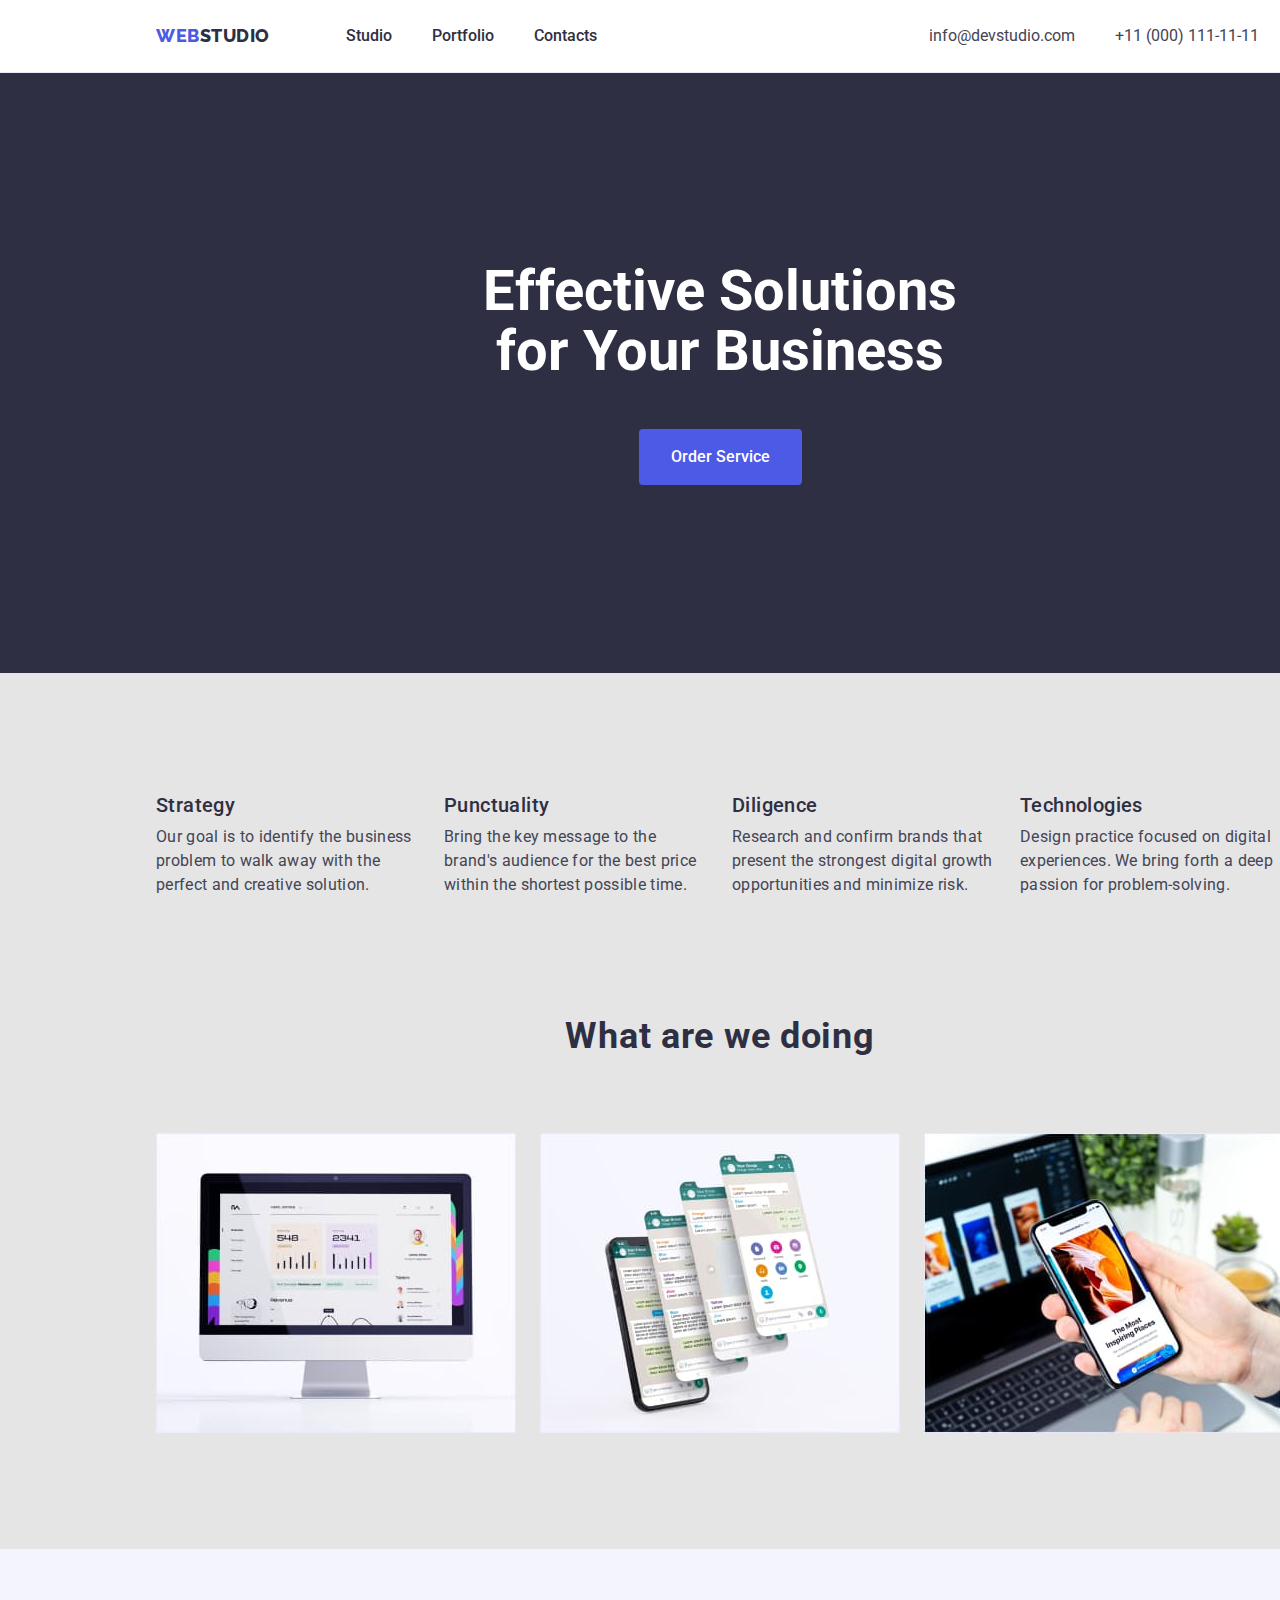
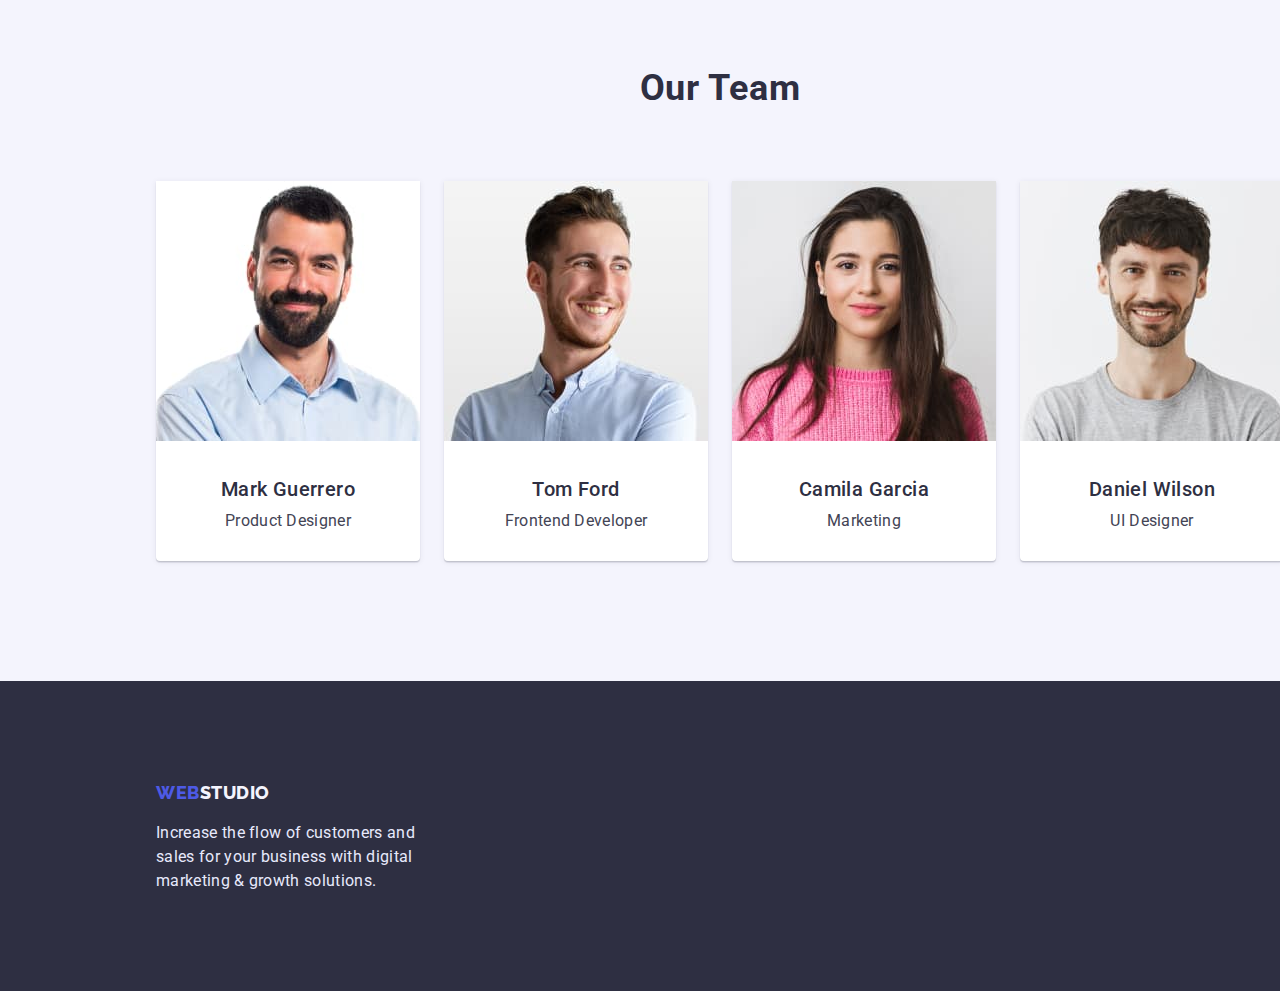
<file: index.html>
<!DOCTYPE html>
<html lang="en">
  <head>
    <meta charset="UTF-8" />
    <meta http-equiv="X-UA-Compatible" content="IE=edge" />
    <meta name="viewport" content="width=device-width, initial-scale=1.0" />
    <link rel="preconnect" href="https://fonts.googleapis.com" />
    <link rel="preconnect" href="https://fonts.gstatic.com" crossorigin />
    <link
      href="https://fonts.googleapis.com/css2?family=Raleway:wght@800&family=Roboto:wght@400;500;700;900&display=swap"
      rel="stylesheet"
    />
    <link rel="stylesheet" href="./css/styles.css" />
    <title>Webstudio</title>
  </head>
  <body>
    <header class="header">
      <div class="header-box">
        <a href="./index.html" class="logo link"
          >Web<span class="logo-dark">studio</span></a
        >
        <nav class="navigation">
          <ul class="list navigation-list list">
            <li class="navigation-item">
              <a href="./index.html" class="navigation-link link">Studio</a>
            </li>
            <li class="navigation-item">
              <a href="./portfolio.html" class="navigation-link link"
                >Portfolio</a
              >
            </li>
            <li class="navigation-item">
              <a href="#" class="navigation-link link">Contacts</a>
            </li>
          </ul>
        </nav>
        <ul class="list header-contact list">
          <li class="header-contact-item">
            <a href="mailto:info@devstudio.com" class="header-contact-link link"
              >info@devstudio.com</a
            >
          </li>
          <li class="header-contact-item">
            <a href="tel:+110001111111" class="header-contact-link link"
              >+11 (000) 111-11-11</a
            >
          </li>
        </ul>
      </div>
    </header>

    <main>
      <section class="order">
        <div class="order-box">
          <h1 class="heading-primary">
            Effective Solutions<br />for Your Business
          </h1>
          <button type="button" class="btn btn-dark">Order Service</button>
        </div>
      </section>

      <section class="features">
        <h2 hidden>features</h2>
        <ul class="list row features-box">
          <li class="col-1-of-4">
            <h3 class="heading-tertiary">Strategy</h3>
            <p class="paragraph paragraph-features">
              Our goal is to identify the business problem to walk away with the
              perfect and creative solution.
            </p>
          </li>
          <li class="col-1-of-4">
            <h3 class="heading-tertiary">Punctuality</h3>
            <p class="paragraph paragraph-features">
              Bring the key message to the brand's audience for the best price
              within the shortest possible time.
            </p>
          </li>
          <li class="col-1-of-4">
            <h3 class="heading-tertiary">Diligence</h3>
            <p class="paragraph paragraph-features">
              Research and confirm brands that present the strongest digital
              growth opportunities and minimize risk.
            </p>
          </li>
          <li class="col-1-of-4">
            <h3 class="heading-tertiary">Technologies</h3>
            <p class="paragraph paragraph-features">
              Design practice focused on digital experiences. We bring forth a
              deep passion for problem-solving.
            </p>
          </li>
        </ul>
      </section>
      <section class="about">
        <h2 class="heading-secondary">What are we doing</h2>
        <ul class="list row about-box">
          <li class="about-item col-1-of-3">
            <img
              src="./images/web.jpg"
              alt="web"
              width="360"
              height="300"
              class="about-img"
            />
          </li>
          <li class="about-item col-1-of-3">
            <img
              src="./images/app.jpg"
              alt="app"
              width="360"
              height="300"
              class="about-img"
            />
          </li>
          <li class="about-item col-1-of-3">
            <img
              src="./images/mobile.jpg"
              alt="mobile"
              width="360"
              height="300"
              class="about-img"
            />
          </li>
        </ul>
      </section>
      <section class="team">
        <h2 class="heading-secondary padding-top">Our Team</h2>
        <ul class="list row team-box">
          <li class="team-item col-1-of-4">
            <img
              src="./images/mark.jpg"
              alt="Mark"
              width="264"
              height="260"
              class="team-img"
            />
            <h3 class="heading-tertiary heading-tertiary-team">
              Mark Guerrero
            </h3>
            <p class="paragraph paragraph-team">Product Designer</p>
          </li>
          <li class="team-item col-1-of-4">
            <img
              src="./images/tom.jpg"
              alt="Tom"
              width="264"
              height="260"
              class="team-img"
            />
            <h3 class="heading-tertiary heading-tertiary-team">Tom Ford</h3>
            <p class="paragraph paragraph-team">Frontend Developer</p>
          </li>
          <li class="team-item col-1-of-4">
            <img
              src="./images/camila.jpg"
              alt="Camila"
              width="264"
              height="260"
              class="team-img"
            />
            <h3 class="heading-tertiary heading-tertiary-team">
              Camila Garcia
            </h3>
            <p class="paragraph paragraph-team">Marketing</p>
          </li>
          <li class="team-item col-1-of-4">
            <img
              src="./images/daniel.jpg"
              alt="Daniel"
              width="264"
              height="260"
              class="team-img"
            />
            <h3 class="heading-tertiary heading-tertiary-team">
              Daniel Wilson
            </h3>
            <p class="paragraph paragraph-team">UI Designer</p>
          </li>
        </ul>
      </section>
    </main>

    <footer class="footer">
      <div class="footer-box">
        <a href="./index.html" class="logo link"
          >Web<span class="logo-light">studio</span></a
        >
        <p class="paragraph paragraph-footer">
          Increase the flow of customers and sales for your business with
          digital marketing & growth solutions.
        </p>
      </div>
    </footer>
  </body>
</html>
</file>
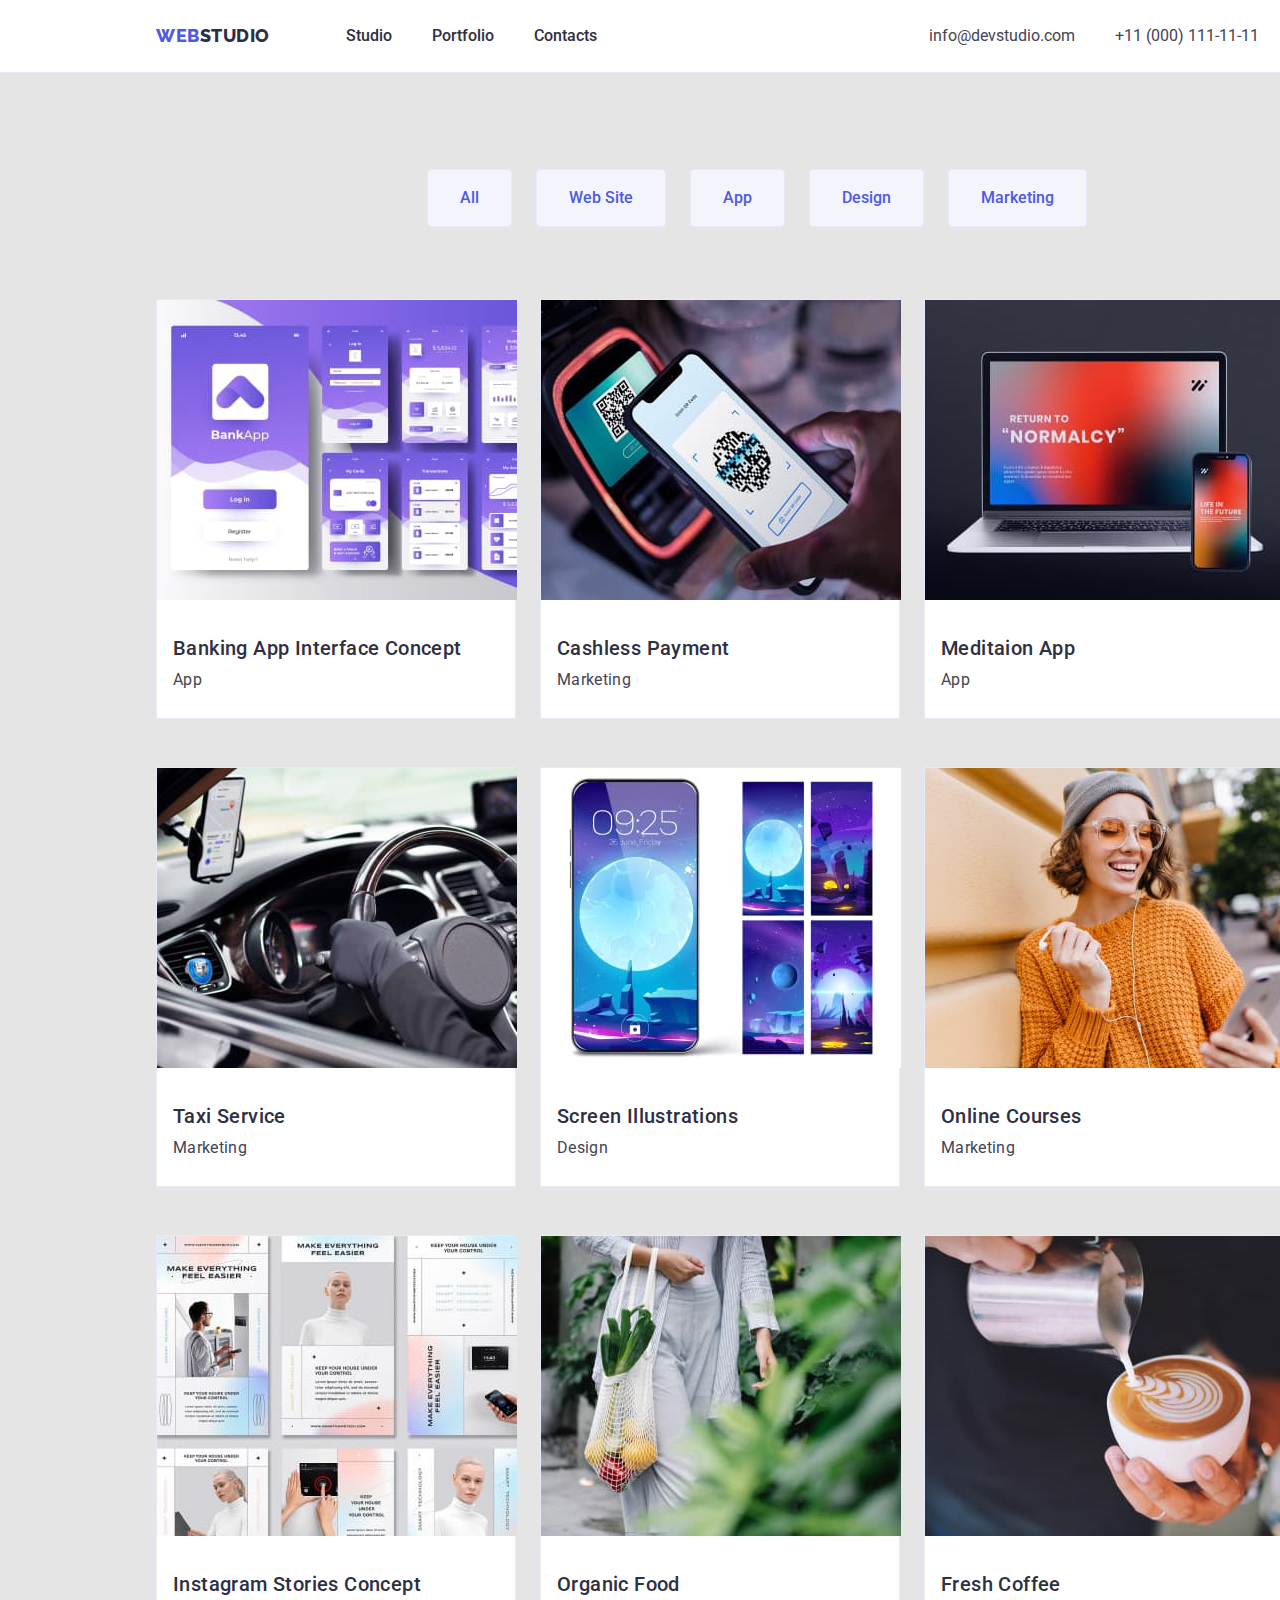
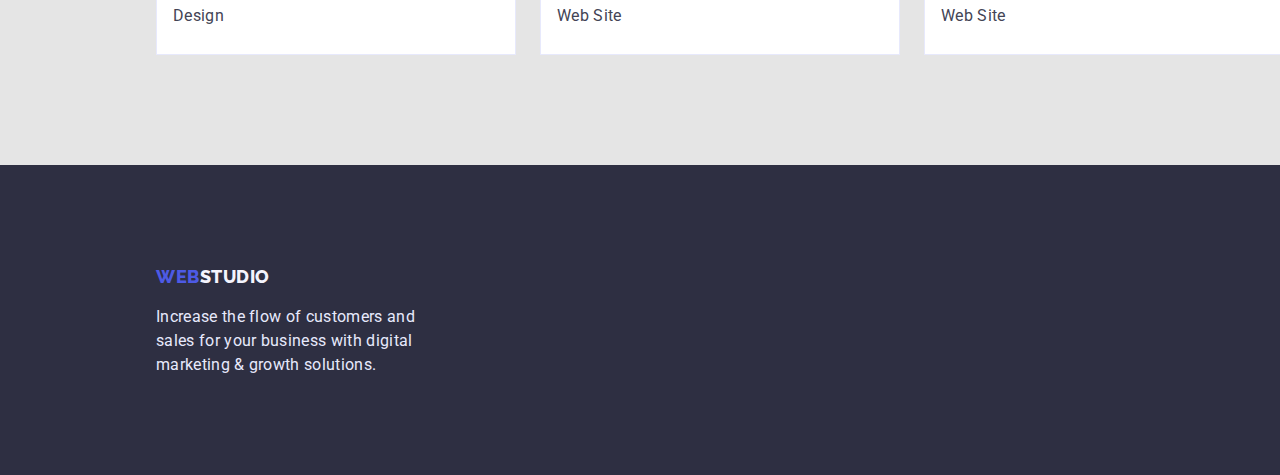
<file: portfolio.html>
<!DOCTYPE html>
<html lang="en">
  <head>
    <meta charset="UTF-8" />
    <meta http-equiv="X-UA-Compatible" content="IE=edge" />
    <meta name="viewport" content="width=device-width, initial-scale=1.0" />
    <link rel="preconnect" href="https://fonts.googleapis.com" />
    <link rel="preconnect" href="https://fonts.gstatic.com" crossorigin />
    <link
      href="https://fonts.googleapis.com/css2?family=Raleway:wght@800&family=Roboto:wght@400;500;700;900&display=swap"
      rel="stylesheet"
    />
    <link rel="stylesheet" href="./css/styles.css" />
    <title>Webstudio portfolio</title>
  </head>
  <body>
    <header class="header">
      <div class="header-box">
        <a href="./index.html" class="logo link"
          >Web<span class="logo-dark">studio</span></a
        >
        <nav class="navigation">
          <ul class="navigation-list list">
            <li class="navigation-item">
              <a href="./index.html" class="navigation-link link">Studio</a>
            </li>
            <li class="navigation-item">
              <a href="./portfolio.html" class="navigation-link link"
                >Portfolio</a
              >
            </li>
            <li class="navigation-item">
              <a href="#" class="navigation-link link">Contacts</a>
            </li>
          </ul>
        </nav>
        <ul class="header-contact list">
          <li class="header-contact-item">
            <a href="mailto:info@devstudio.com" class="header-contact-link link"
              >info@devstudio.com</a
            >
          </li>
          <li class="header-contact-item">
            <a href="tel:+110001111111" class="header-contact-link link"
              >+11 (000) 111-11-11</a
            >
          </li>
        </ul>
      </div>
    </header>

    <main>
      <section class="portfolio">
        <h1 hidden>portfolio</h1>
        <ul class="list portfolio-btn-list">
          <li class="portfolio-btn">
            <button type="button" class="btn btn-light">All</button>
          </li>
          <li class="portfolio-btn">
            <button type="button" class="btn btn-light">Web Site</button>
          </li>
          <li class="portfolio-btn">
            <button type="button" class="btn btn-light">App</button>
          </li>
          <li class="portfolio-btn">
            <button type="button" class="btn btn-light">Design</button>
          </li>
          <li class="portfolio-btn">
            <button type="button" class="btn btn-light">Marketing</button>
          </li>
        </ul>

        <ul class="list row portfolio-list">
          <li class="portfolio-item col-1-of-3">
            <a href="#" class="link">
              <img
                src="./images/banking.jpg"
                alt="banking"
                width="360"
                height="300"
                class="portfolio-img"
              />
              <h2 class="heading-tertiary portfolio-heading-tertiary">
                Banking App Interface Concept
              </h2>
              <p class="paragraph portfolio-paragraph">App</p>
            </a>
          </li>
          <li class="portfolio-item col-1-of-3">
            <a href="#" class="link">
              <img
                src="./images/cashless.jpg"
                alt="cashless"
                width="360"
                height="300"
                class="portfolio-img"
              />
              <h2 class="heading-tertiary portfolio-heading-tertiary">
                Cashless Payment
              </h2>
              <p class="paragraph portfolio-paragraph">Marketing</p>
            </a>
          </li>
          <li class="portfolio-item col-1-of-3">
            <a href="#" class="link">
              <img
                src="./images/meditation.jpg"
                alt="meditation"
                width="360"
                height="300"
                class="portfolio-img"
              />
              <h2 class="heading-tertiary portfolio-heading-tertiary">
                Meditaion App
              </h2>
              <p class="paragraph portfolio-paragraph">App</p>
            </a>
          </li>
        </ul>

        <ul class="list row portfolio-list">
          <li class="portfolio-item col-1-of-3">
            <a href="#" class="link">
              <img
                src="./images/taxi.jpg"
                alt="taxi"
                width="360"
                height="300"
                class="portfolio-img"
              />
              <h2 class="heading-tertiary portfolio-heading-tertiary">
                Taxi Service
              </h2>
              <p class="paragraph portfolio-paragraph">Marketing</p>
            </a>
          </li>
          <li class="portfolio-item col-1-of-3">
            <a href="#" class="link">
              <img
                src="./images/ilustrations.jpg"
                alt="ilustrations"
                width="360"
                height="300"
                class="portfolio-img"
              />
              <h2 class="heading-tertiary portfolio-heading-tertiary">
                Screen Illustrations
              </h2>
              <p class="paragraph portfolio-paragraph">Design</p>
            </a>
          </li>
          <li class="portfolio-item col-1-of-3">
            <a href="#" class="link">
              <img
                src="./images/course.jpg"
                alt="course"
                width="360"
                height="300"
                class="portfolio-img"
              />
              <h2 class="heading-tertiary portfolio-heading-tertiary">
                Online Courses
              </h2>
              <p class="paragraph portfolio-paragraph">Marketing</p>
            </a>
          </li>
        </ul>

        <ul class="list row portfolio-list">
          <li class="portfolio-item col-1-of-3">
            <a href="#" class="link">
              <img
                src="./images/stories.jpg"
                alt="stories"
                width="360"
                height="300"
                class="portfolio-img"
              />
              <h2 class="heading-tertiary portfolio-heading-tertiary">
                Instagram Stories Concept
              </h2>
              <p class="paragraph portfolio-paragraph">Design</p>
            </a>
          </li>
          <li class="portfolio-item col-1-of-3">
            <a href="#" class="link">
              <img
                src="./images/food.jpg"
                alt="food"
                width="360"
                height="300"
                class="portfolio-img"
              />
              <h2 class="heading-tertiary portfolio-heading-tertiary">
                Organic Food
              </h2>
              <p class="paragraph portfolio-paragraph">Web Site</p>
            </a>
          </li>
          <li class="portfolio-item col-1-of-3">
            <a href="#" class="link">
              <img
                src="./images/coffee.jpg"
                alt="coffee"
                width="360"
                height="300"
                class="portfolio-img"
              />
              <h2 class="heading-tertiary portfolio-heading-tertiary">
                Fresh Coffee
              </h2>
              <p class="paragraph portfolio-paragraph">Web Site</p>
            </a>
          </li>
        </ul>
      </section>
    </main>

    <footer class="footer">
      <div class="footer-box">
        <a href="./index.html" class="logo link"
          >Web<span class="logo-light">studio</span></a
        >
        <p class="paragraph paragraph-footer">
          Increase the flow of customers and sales for your business with
          digital marketing & growth solutions.
        </p>
      </div>
    </footer>
  </body>
</html>
</file>
<file: css/styles.css>
/*variables*/

:root{
    --primary-brand-color:#4D5AE5;
    --dark-color: #2E2F42;
    --success-color:#31D0AA;
    --text-color: #434455;
    --subtle-text-color: #8E8F99;
    --accent-color: #E7E9FC;
    --light-color: #F4F4FD;
    --background-light-color: #E5E5E5;
    --white-color: #fff;
    --black-color: #000;

}


/*general*/

*,
*::after,
*::before {
    margin: 0;
    padding: 0;
    box-sizing: inherit;
}

body {
    font-family: 'Roboto', sans-serif;
    color: var(--text-color);
}


.logo{
    text-transform: uppercase;
    font-family: 'Raleway', sans-serif;
    font-weight: 800;
    font-size: 18px;
    line-height: 1.33;
    color: var(--primary-brand-color);
    letter-spacing: 0.03em;
}

.logo-light{
    color: var(--light-color);
}

.logo-dark {
    color: var(--dark-color);
}

.heading-primary {
    font-weight: 700;
    font-size: 56px;
    line-height: 1.07142857143;
    color: var(--white-color);
    line-height: 60px;
    text-align: center;
    margin-bottom: 48px;
}

.heading-secondary{
    font-size: 36px;
    font-weight: 700;
    line-height: 1.11;
    letter-spacing: 0.02em;
    color: var(--dark-color);
    text-align: center;
}

.heading-tertiary {
    font-size: 20px;
    font-weight: 500;
    line-height: 1.2;
    letter-spacing: 0.02em;
    color: var(--dark-color);
}

.paragraph {
    font-size: 16px;
    line-height: 1.5;
    letter-spacing: 0.02em;
    font-weight: 400;
    color: var(--text-color);
}

.padding-top{
    padding-top: 120px;
}

.link{
    text-decoration: none;
}

.list{
    list-style: none;
}

.btn,
.btn::after {
    text-decoration: none;
    display: flex;
    border-radius: 4px;
    position: relative;
    font-weight: 500;
    font-size: 16px;
    line-height: 1.5;
    border: none;
    cursor: pointer;
    padding: 16px 32px;
    margin-left: auto;
    margin-right: auto;
    font-family: inherit;
}

.btn:hover,
.btn:focus {
    box-shadow: 0px 1px 6px rgba(46, 47, 66, 0.08), 0px 1px 1px rgba(46, 47, 66, 0.16), 0px 2px 1px rgba(46, 47, 66, 0.08);
    background-color: #404BBF;
    color: var(--white-color);
    border: none;
}

.btn-dark {
    background-color: var(--primary-brand-color);
    color: var(--white-color);
}

.btn-light {
    background-color: var(--light-color);
    color: var(--primary-brand-color);
    border: 1px solid var(--accent-color);
    display: inline;
}


/*header*/

.header{
    background-color: var(--white-color);
    width: 1440px;
    height: 72px;
    border-bottom: 1px solid #E7E9FC;
}

.header-box{
    display: flex;
    line-height: 1.5;
    padding: 24px 156px;
}

.navigation-list{
    display: flex;
    margin-left: 76px;
    font-weight: 500;
    font-size: 16px;
    line-height: 1.5;
}

.navigation-link{
    color: var(--dark-color);
}

.navigation-link:hover,
.navigation-link:focus{
    color: var(--primary-brand-color);
}

.navigation-item~.navigation-item{
    margin-left: 40px;
}

.header-contact{
    display: flex;
    margin-left: 332px;
    font-size: 16px;
    line-height: 1.5;
}

.header-contact-link{
    color: var(--text-color);
}

.header-contact-link:hover{
    color: var(--primary-brand-color);
}

.header-contact-item~.header-contact-item{
    padding-left: 40px;
}


/*order*/

.order{
    width: 1440px;
    height: 600px;
    background-color: var(--dark-color);
    position: relative;
}

.order-box{
    position: absolute;
    top: 50%;
    left: 50%;
    transform: translate(-50%, -50%);
}



/*features*/

.features{
    width: 1440px;
    height: 344px;
    background-color: var(--background-light-color);
    position: relative;
        
}

.row{
    max-width: 1128px;
    margin: 0 auto;
}

.features-box{
    position: absolute;
    top: 50%;
    left: 156px;
    transform: translateY(-50%);
}

.paragraph-features{
    padding-top: 8px;
}

.col-1-of-4 {
    float: left;
    width: calc((100% - 3 * 1128px) / 4);
    height: 104px;
    width: 264px;
}

.col-1-of-4~.col-1-of-4 {
    margin-left: 24px;
}



/*about*/

.about{
    width: 1440px;
    height: 532px;
    background-color: var(--background-light-color);
    position: relative;
}

.about-box{
    position: absolute;
    top: 50%;
    left: 156px;
    transform: translateY(-50%);
}

.col-1-of-3 {
    float: left;
    width: calc((100% - 2 * 1128px) / 3);
    height: 300px;
    width: 360px;
    
}

.col-1-of-3~.col-1-of-3 {
    margin-left: 24px;
}



/*team*/

.team{
    width: 1440px;
    height: 732px;
    background-color: var(--light-color);
    position: relative;
}

.team-box{
    position: absolute;
    left: 156px;
    padding-top: 72px;
}

.team-item{
    width: 264px;
    height: 380px;
    background-color: white;
    border-radius: 0px 0px 4px 4px;
    box-shadow: 0px 1px 6px rgba(46, 47, 66, 0.08), 0px 1px 1px rgba(46, 47, 66, 0.16), 0px 2px 1px rgba(46, 47, 66, 0.08);
}

.heading-tertiary-team{
    text-align: center;
    padding-top: 32px;
}

.paragraph-team{
    text-align: center;
    padding-top: 8px;
}



/*footer*/

.footer{
    width: 1440px;
    height: 310px;
    background-color: var(--dark-color);
    position: relative;
}

.footer-box{
    width: 264px;
    height: 110px;
    position: absolute;
    padding-top: 100px;
    padding-left: 156px;
}

.paragraph-footer{
    color: var(--accent-color);
    padding-top: 16px;
}



/*portfolio*/

.portfolio{
    width: 1440px;
    height: 1692px;
    background-color: var(--background-light-color);
    position: relative;
}

.portfolio-item{
    width: 360px;
    height: 420px;
    background-color: white;
    box-sizing: border-box;
    border: 1px solid var(--accent-color);
}

.portfolio-list{
    display: flex;
    margin-top: 48px;
}

.portfolio-heading-tertiary{
    padding-top: 32px;
    padding-left: 16px;
}

.portfolio-paragraph{
    padding-top: 8px;
    padding-left: 16px;
}

.portfolio-btn-list{
    display: flex;
    padding-top: 96px;
    padding-left: 427px;
    padding-bottom: 24px;
}

.portfolio-btn{
    float: left;
}

.portfolio-btn:not(:last-child){
    margin-right: 24px;
}
</file>
